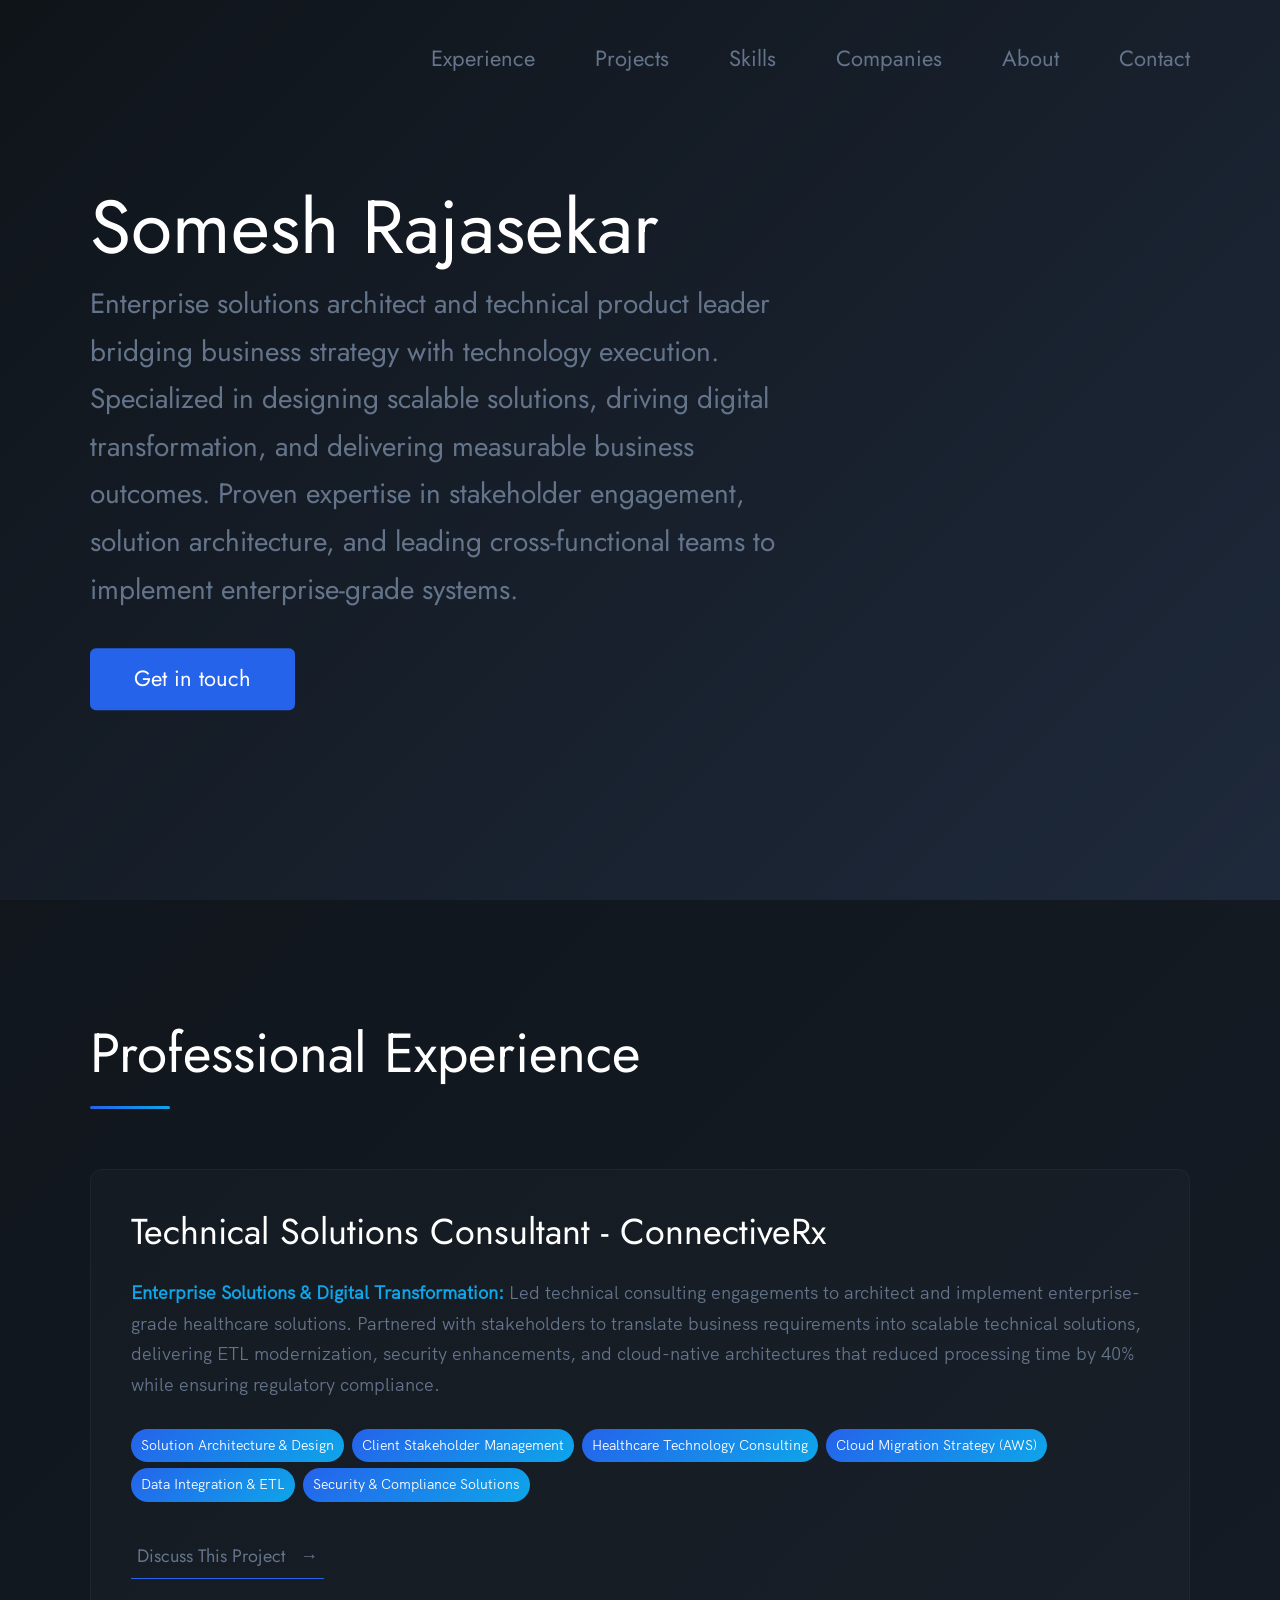
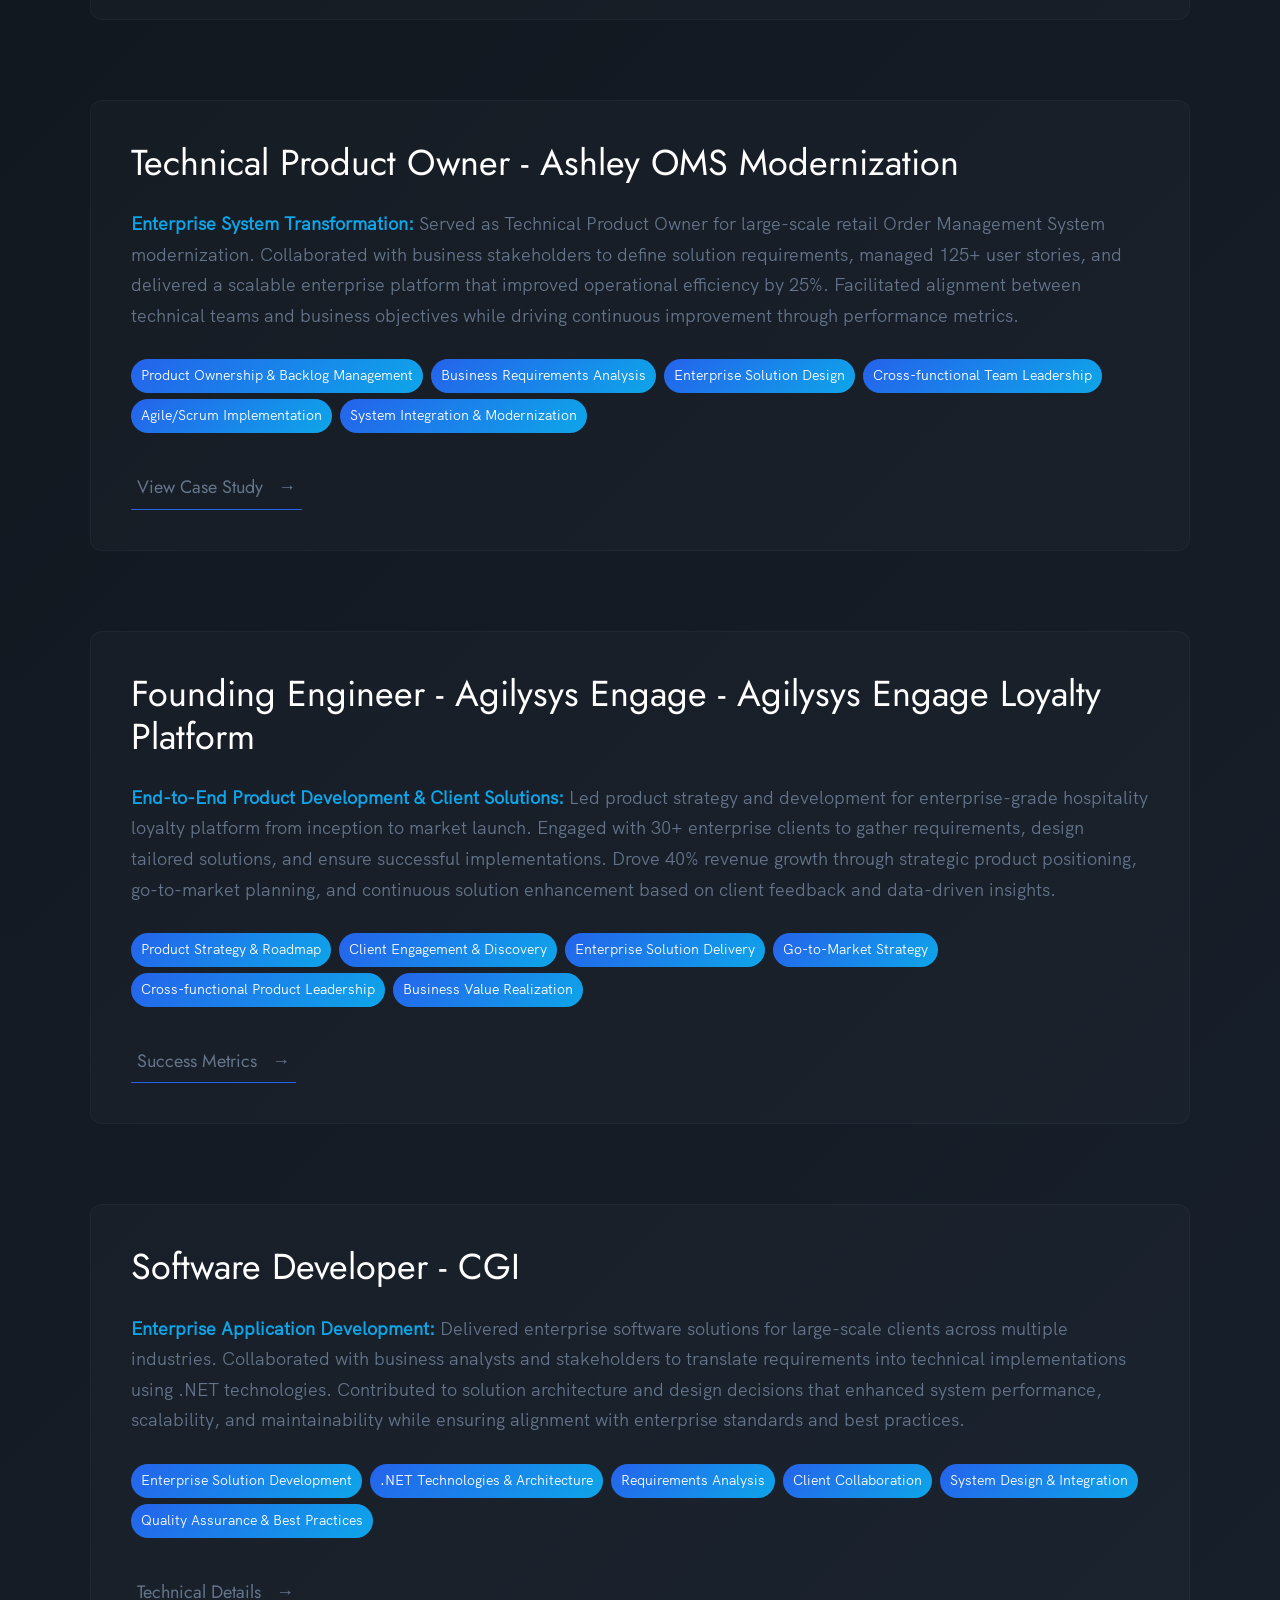
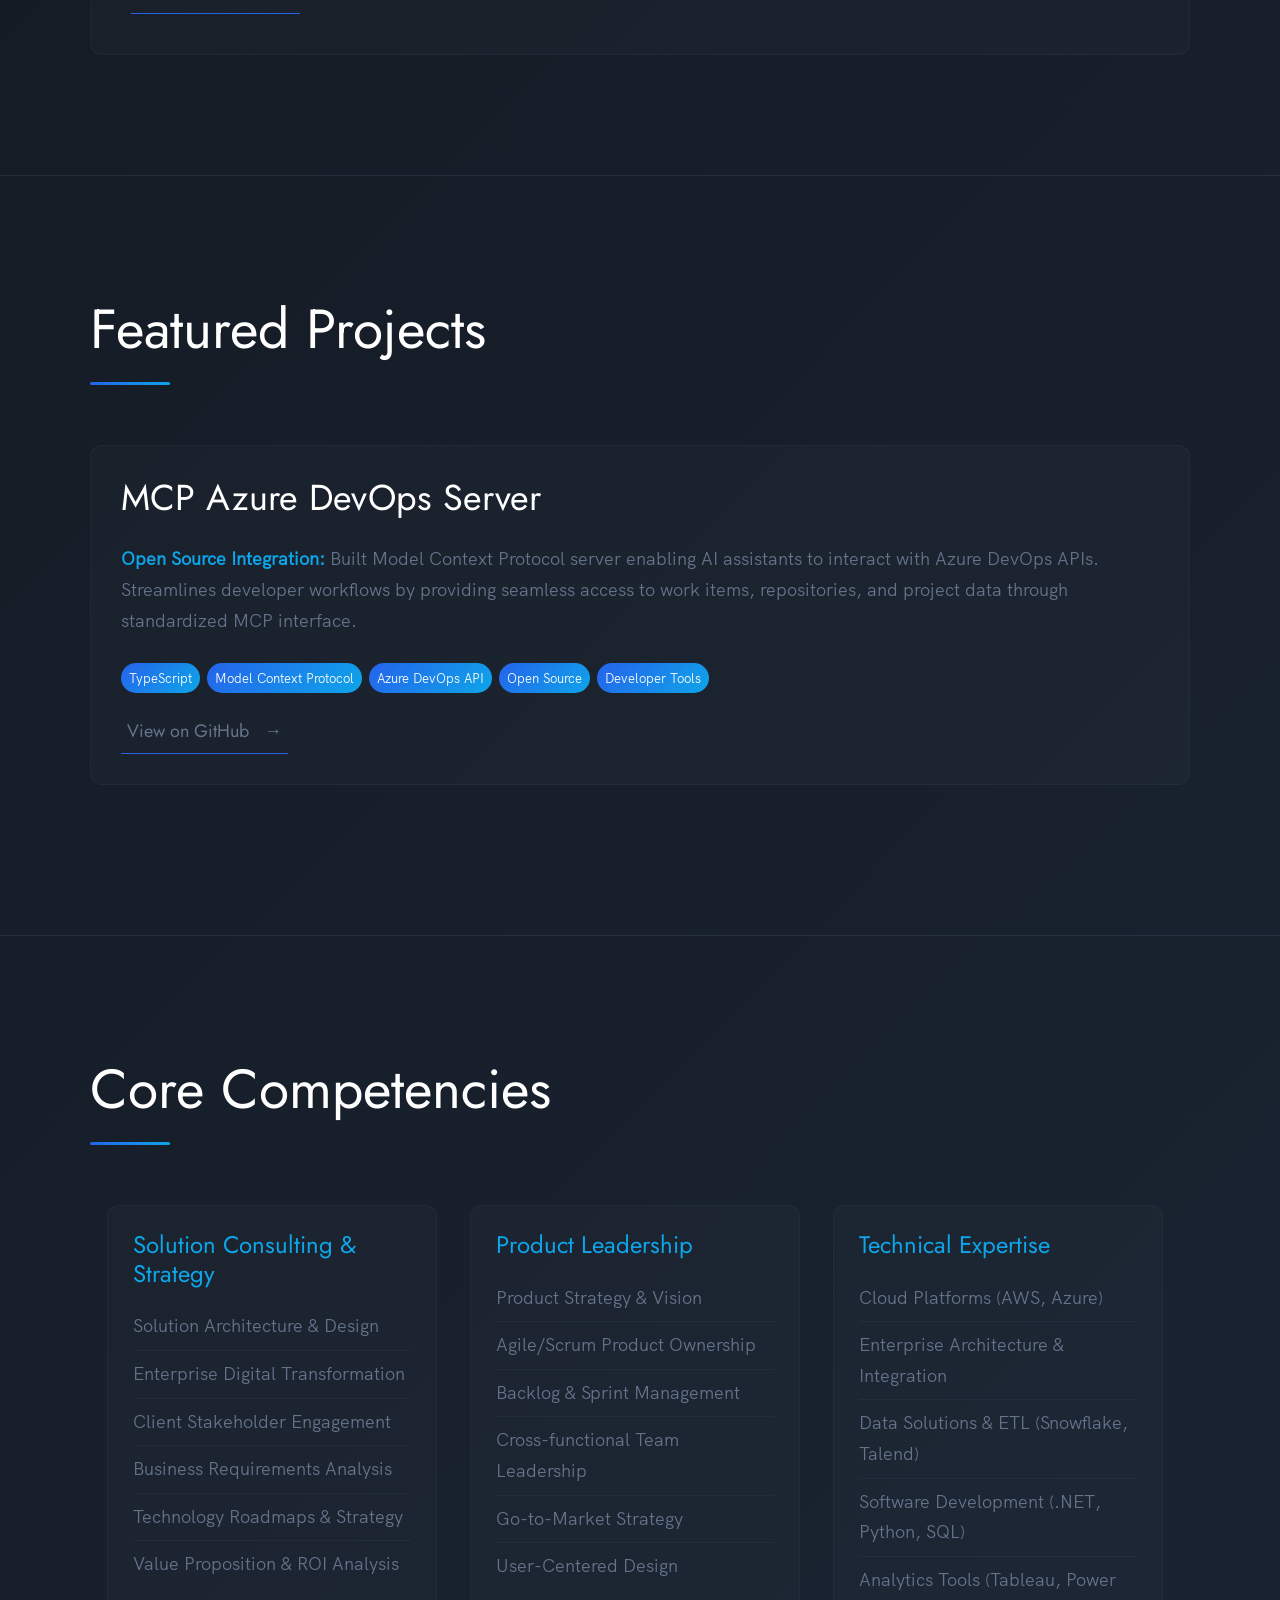
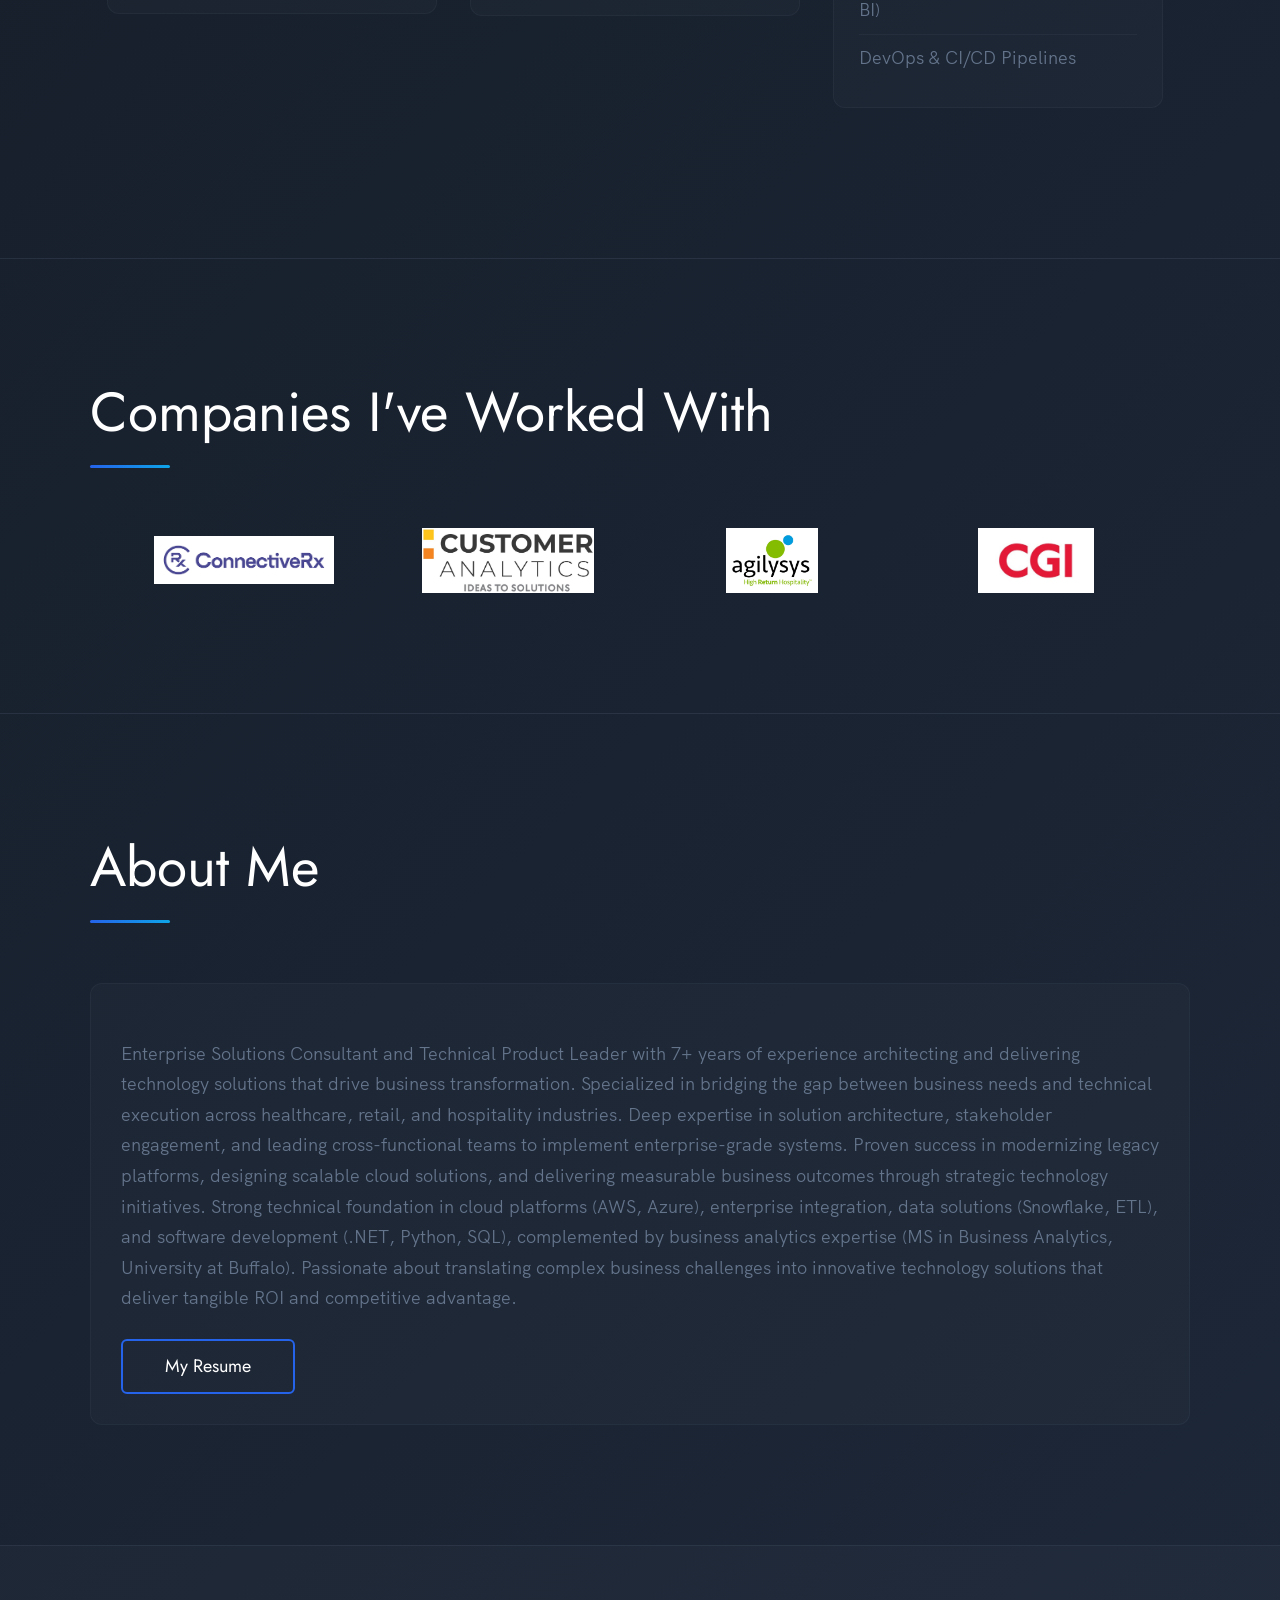
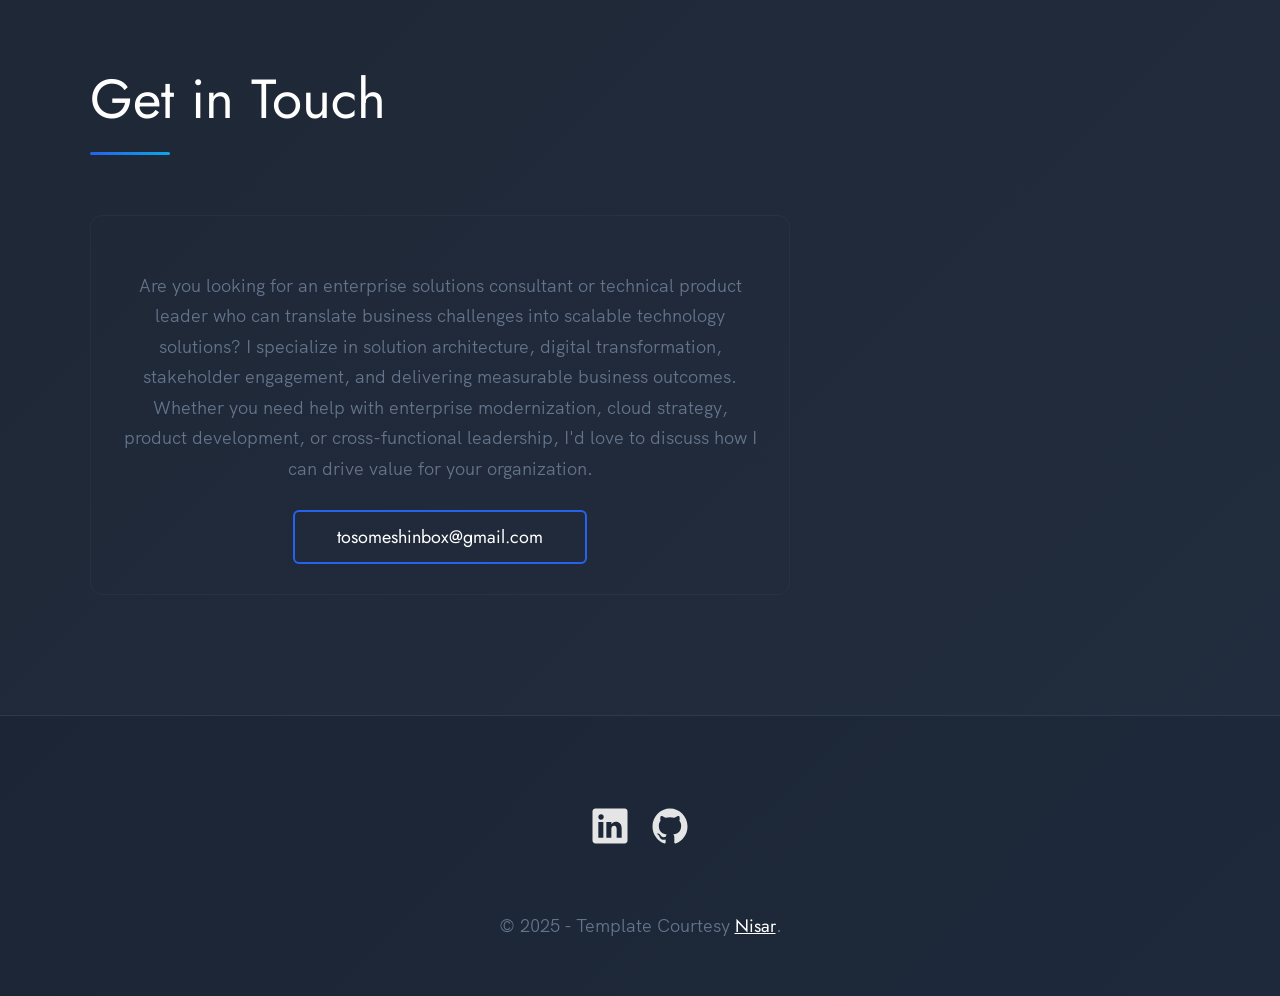
<file: index.html>
<!DOCTYPE html>
<html lang="en">

<head>
  <meta charset="UTF-8" />
  <meta name="viewport" content="width=device-width, initial-scale=1.0" />
  <link rel="shortcut icon" type="image/png" href="./images/favicon.png" />

  <!-- Put your site title here -->
  <title>
    Somesh Rajasekar | Solutions Consultant & Technical Product Leader based in New York
  </title>

  <meta name="description" content="Enterprise Solutions Consultant and Technical Product Leader with expertise in solution architecture, digital transformation, stakeholder management, and delivering business value through technology.">
  <!-- Add some coding keywords below, Ex: (React, CSS etc) -->
  <meta name="keywords" content="Somesh Rajasekar, Enterprise Solutions Consultant, Technical Product Manager, Technical Product Owner, Solution Architecture, Digital Transformation, Product Development, Agile, Scrum, Business Analytics, Stakeholder Management, Cloud Solutions" />
  <link rel="stylesheet" href="index.css" />
</head>

<body>

  <!-- ***** Header ***** -->

  <header class="header" role="banner" id="top">
    <div class="row">
      <nav class="nav" role="navigation">
        <ul class="nav__items">
          <li class="nav__item"><a href="#work" class="nav__link">Experience</a></li>
          <li class="nav__item"><a href="#projects" class="nav__link">Projects</a></li>
          <li class="nav__item"><a href="#competencies" class="nav__link">Skills</a></li>
          <li class="nav__item"><a href="#clients" class="nav__link">Companies</a></li>
          <li class="nav__item">
            <a href="#about" class="nav__link">About</a>
          </li>
          <li class="nav__item">
            <a href="#contact" class="nav__link">Contact</a>
          </li>
        </ul>
      </nav>
    </div>
    <div class="header__text-box row">
      <div class="header__text">
        <h1 class="heading-primary">
          <!-- Replace the following name with your name -->
          <span>Somesh Rajasekar</span>
        </h1>
        <!-- Put a small paragraph about yourself -->
        <p>Enterprise solutions architect and technical product leader bridging business strategy with technology execution. Specialized in designing scalable solutions, driving digital transformation, and delivering measurable business outcomes. Proven expertise in stakeholder engagement, solution architecture, and leading cross-functional teams to implement enterprise-grade systems.</p>
        <a href="#contact" class="btn btn--pink">Get in touch</a>
      </div>
    </div>
  </header>

  <main role="main">

    <!-- ***** Work ***** -->

    <section class="work" id="work">
      <div class="row">
        <h2>Professional Experience</h2>
        <div class="work__boxes">

          <!-- Each div with the work__box class is a project. -->

          <div class="work__box">
            <div class="work__text">
              <h3>Technical Solutions Consultant - ConnectiveRx</h3>
              <p>
                <strong>Enterprise Solutions & Digital Transformation:</strong> Led technical consulting engagements to architect and implement enterprise-grade healthcare solutions. Partnered with stakeholders to translate business requirements into scalable technical solutions, delivering ETL modernization, security enhancements, and cloud-native architectures that reduced processing time by 40% while ensuring regulatory compliance.
              </p>
              <ul class="work__list">
                <li>Solution Architecture & Design</li>
                <li>Client Stakeholder Management</li>
                <li>Healthcare Technology Consulting</li>
                <li>Cloud Migration Strategy (AWS)</li>
                <li>Data Integration & ETL</li>
                <li>Security & Compliance Solutions</li>
              </ul>

              <div class="work__links">
                <a href="#contact" class="link__text">
                  Discuss This Project <span>&rarr;</span>
                </a>
              </div>
            </div>
          </div>

          <div class="work__box">
            <div class="work__text">
              <h3>Technical Product Owner - Ashley OMS Modernization</h3>
              <p>
                <strong>Enterprise System Transformation:</strong> Served as Technical Product Owner for large-scale retail Order Management System modernization. Collaborated with business stakeholders to define solution requirements, managed 125+ user stories, and delivered a scalable enterprise platform that improved operational efficiency by 25%. Facilitated alignment between technical teams and business objectives while driving continuous improvement through performance metrics.
              </p>
              <ul class="work__list">
                <li>Product Ownership & Backlog Management</li>
                <li>Business Requirements Analysis</li>
                <li>Enterprise Solution Design</li>
                <li>Cross-functional Team Leadership</li>
                <li>Agile/Scrum Implementation</li>
                <li>System Integration & Modernization</li>
              </ul>

              <div class="work__links">
                <a href="#contact" class="link__text">
                  View Case Study <span>&rarr;</span>
                </a>
              </div>
            </div>
          </div>

          <div class="work__box">
            <div class="work__text">
              <h3>Founding Engineer - Agilysys Engage - Agilysys Engage Loyalty Platform</h3>
              <p>
                <strong>End-to-End Product Development & Client Solutions:</strong> Led product strategy and development for enterprise-grade hospitality loyalty platform from inception to market launch. Engaged with 30+ enterprise clients to gather requirements, design tailored solutions, and ensure successful implementations. Drove 40% revenue growth through strategic product positioning, go-to-market planning, and continuous solution enhancement based on client feedback and data-driven insights.
              </p>
              <ul class="work__list">
                <li>Product Strategy & Roadmap</li>
                <li>Client Engagement & Discovery</li>
                <li>Enterprise Solution Delivery</li>
                <li>Go-to-Market Strategy</li>
                <li>Cross-functional Product Leadership</li>
                <li>Business Value Realization</li>
              </ul>

              <div class="work__links">
                <a href="#contact" class="link__text">
                  Success Metrics <span>&rarr;</span>
                </a>
              </div>
            </div>
          </div>

          <div class="work__box">
            <div class="work__text">
              <h3>Software Developer - CGI</h3>
              <p>
                <strong>Enterprise Application Development:</strong> Delivered enterprise software solutions for large-scale clients across multiple industries. Collaborated with business analysts and stakeholders to translate requirements into technical implementations using .NET technologies. Contributed to solution architecture and design decisions that enhanced system performance, scalability, and maintainability while ensuring alignment with enterprise standards and best practices.
              </p>
              <ul class="work__list">
                <li>Enterprise Solution Development</li>
                <li>.NET Technologies & Architecture</li>
                <li>Requirements Analysis</li>
                <li>Client Collaboration</li>
                <li>System Design & Integration</li>
                <li>Quality Assurance & Best Practices</li>
              </ul>

              <div class="work__links">
                <a href="#contact" class="link__text">
                  Technical Details <span>&rarr;</span>
                </a>
              </div>
            </div>
          </div>
        </div>
      </div>
    </section>

    <!-- ***** Projects ***** -->

    <section class="projects" id="projects">
      <div class="row">
        <h2>Featured Projects</h2>
        <div class="projects__boxes">

          <div class="project__box">
            <div class="project__text">
              <h3>MCP Azure DevOps Server</h3>
              <p>
                <strong>Open Source Integration:</strong> Built Model Context Protocol server enabling AI assistants to interact with Azure DevOps APIs. Streamlines developer workflows by providing seamless access to work items, repositories, and project data through standardized MCP interface.
              </p>
              <ul class="project__list">
                <li>TypeScript</li>
                <li>Model Context Protocol</li>
                <li>Azure DevOps API</li>
                <li>Open Source</li>
                <li>Developer Tools</li>
              </ul>
              <div class="project__links">
                <a href="https://github.com/getsomesh/mcp-azure-devops" target="_blank" class="link__text">
                  View on GitHub <span>&rarr;</span>
                </a>
              </div>
            </div>
          </div>

        </div>
      </div>
    </section>

    <!-- ***** Core Competencies ***** -->

    <section class="competencies" id="competencies">
      <div class="row">
        <h2>Core Competencies</h2>
        <div class="competencies__content"><!--
          --><div class="competency__category">
            <h3>Solution Consulting & Strategy</h3>
            <ul class="competency__list">
              <li>Solution Architecture & Design</li>
              <li>Enterprise Digital Transformation</li>
              <li>Client Stakeholder Engagement</li>
              <li>Business Requirements Analysis</li>
              <li>Technology Roadmaps & Strategy</li>
              <li>Value Proposition & ROI Analysis</li>
            </ul>
          </div><!--
          --><div class="competency__category">
            <h3>Product Leadership</h3>
            <ul class="competency__list">
              <li>Product Strategy & Vision</li>
              <li>Agile/Scrum Product Ownership</li>
              <li>Backlog & Sprint Management</li>
              <li>Cross-functional Team Leadership</li>
              <li>Go-to-Market Strategy</li>
              <li>User-Centered Design</li>
            </ul>
          </div><!--
          --><div class="competency__category">
            <h3>Technical Expertise</h3>
            <ul class="competency__list">
              <li>Cloud Platforms (AWS, Azure)</li>
              <li>Enterprise Architecture & Integration</li>
              <li>Data Solutions & ETL (Snowflake, Talend)</li>
              <li>Software Development (.NET, Python, SQL)</li>
              <li>Analytics Tools (Tableau, Power BI)</li>
              <li>DevOps & CI/CD Pipelines</li>
            </ul>
          </div>
        </div>
      </div>
    </section>

    <!-- ***** Clients ***** -->

    <section class="client" id="clients">
      <div class="row">
        <h2>Companies I've Worked With</h2>
        <div class="client__logos">
          <!-- Add logos of the clients or companies you'have worked with. -->
          <img src="./images/connectiverx.png" class="client__logo" alt="ConnectiveRx" />
          <img src="./images/customeranalytics.jpg" class="client__logo" alt="Customer Analytics" />
          <img src="./images/agilysys.jpg" class="client__logo" alt="Agilysys" />
          <img src="./images/cgi.jpg" class="client__logo" alt="CGI" />
        </div>
      </div>
    </section>

    <!-- ***** About ***** -->

    <section class="about" id="about">
      <div class="row">
        <h2>About Me</h2>
        <div class="about__content">
          <div class="about__text">
            <!-- Replace the below paragraph with info about yourself -->
            <p>
              Enterprise Solutions Consultant and Technical Product Leader with 7+ years of experience architecting and delivering technology solutions that drive business transformation. Specialized in bridging the gap between business needs and technical execution across healthcare, retail, and hospitality industries. Deep expertise in solution architecture, stakeholder engagement, and leading cross-functional teams to implement enterprise-grade systems. Proven success in modernizing legacy platforms, designing scalable cloud solutions, and delivering measurable business outcomes through strategic technology initiatives. Strong technical foundation in cloud platforms (AWS, Azure), enterprise integration, data solutions (Snowflake, ETL), and software development (.NET, Python, SQL), complemented by business analytics expertise (MS in Business Analytics, University at Buffalo). Passionate about translating complex business challenges into innovative technology solutions that deliver tangible ROI and competitive advantage.</p>
            <!-- Provide a link to your resume -->
            <a href="#" class="btn" onclick="openResumeModal()">My Resume</a>
          </div>


        </div>
      </div>
    </section>
  </main>

  <!-- ***** Contact ***** -->

  <section class="contact" id="contact">
    <div class="row">
      <h2>Get in Touch</h2>
      <div class="contact__info">
        <p>
          Are you looking for an enterprise solutions consultant or technical product leader who can translate business challenges into scalable technology solutions? I specialize in solution architecture, digital transformation, stakeholder engagement, and delivering measurable business outcomes. Whether you need help with enterprise modernization, cloud strategy, product development, or cross-functional leadership, I'd love to discuss how I can drive value for your organization.
        </p>
        <!-- Replace the email with yours -->
        <a href="mailto:tosomeshinbox@gmail.com" class="btn">tosomeshinbox@gmail.com</a>
      </div>
    </div>
  </section>

  <!-- ***** Footer ***** -->

  <footer role="contentinfo" class="footer">
    <div class="row">
      <!-- Update the links to point to your accounts -->
      <ul class="footer__social-links">
        <li class="footer__social-link-item">
          <a href="https://linkedin.com/in/somesh-rajasekar" title="Link to LinkedIn Profile" target="_blank" rel="noopener noreferrer">
            <img src="./images/linkedin.svg" class="footer__social-image" alt="LinkedIn">
          </a>
        </li>
        <li class="footer__social-link-item">
          <a href="https://github.com/getsomesh" title="Link to Github Profile" target="_blank" rel="noopener noreferrer">
            <img src="./images/github.svg" class="footer__social-image" alt="Github">
          </a>
        </li>
      </ul>

      <!-- If you give me some credit by keeping the below paragraph, will be huge for me 😊 Thanks. -->
      <p>
        &copy; 2025 - Template Courtesy <a href="https://nisar.dev" class="link">Nisar</a>.
      </p>
    </div>
  </footer>

  <a href="#top" class="back-to-top" title="Back to Top">
    <img src="./images/arrow-up.svg" alt="Back to Top" class="back-to-top__image"/>
  </a>

  <!-- Resume Modal -->
  <div id="resumeModal" class="modal">
    <div class="modal-content-full">
      <div style="margin-bottom: 10px;">
        <a href="./resume.pdf" class="download-btn" download="Somesh_Rajasekar_Resume.pdf">Download PDF</a>
        <span class="close" onclick="closeResumeModal()">&times;</span>
      </div>
      <iframe src="./resume.pdf" class="resume-iframe-full" title="Resume PDF">
        <p>Your browser does not support PDFs. <a href="./resume.pdf" download="Somesh_Rajasekar_Resume.pdf">Download the PDF</a>.</p>
      </iframe>
    </div>
  </div>

  <script src="./index.js"></script>
</body>

</html>
</file>
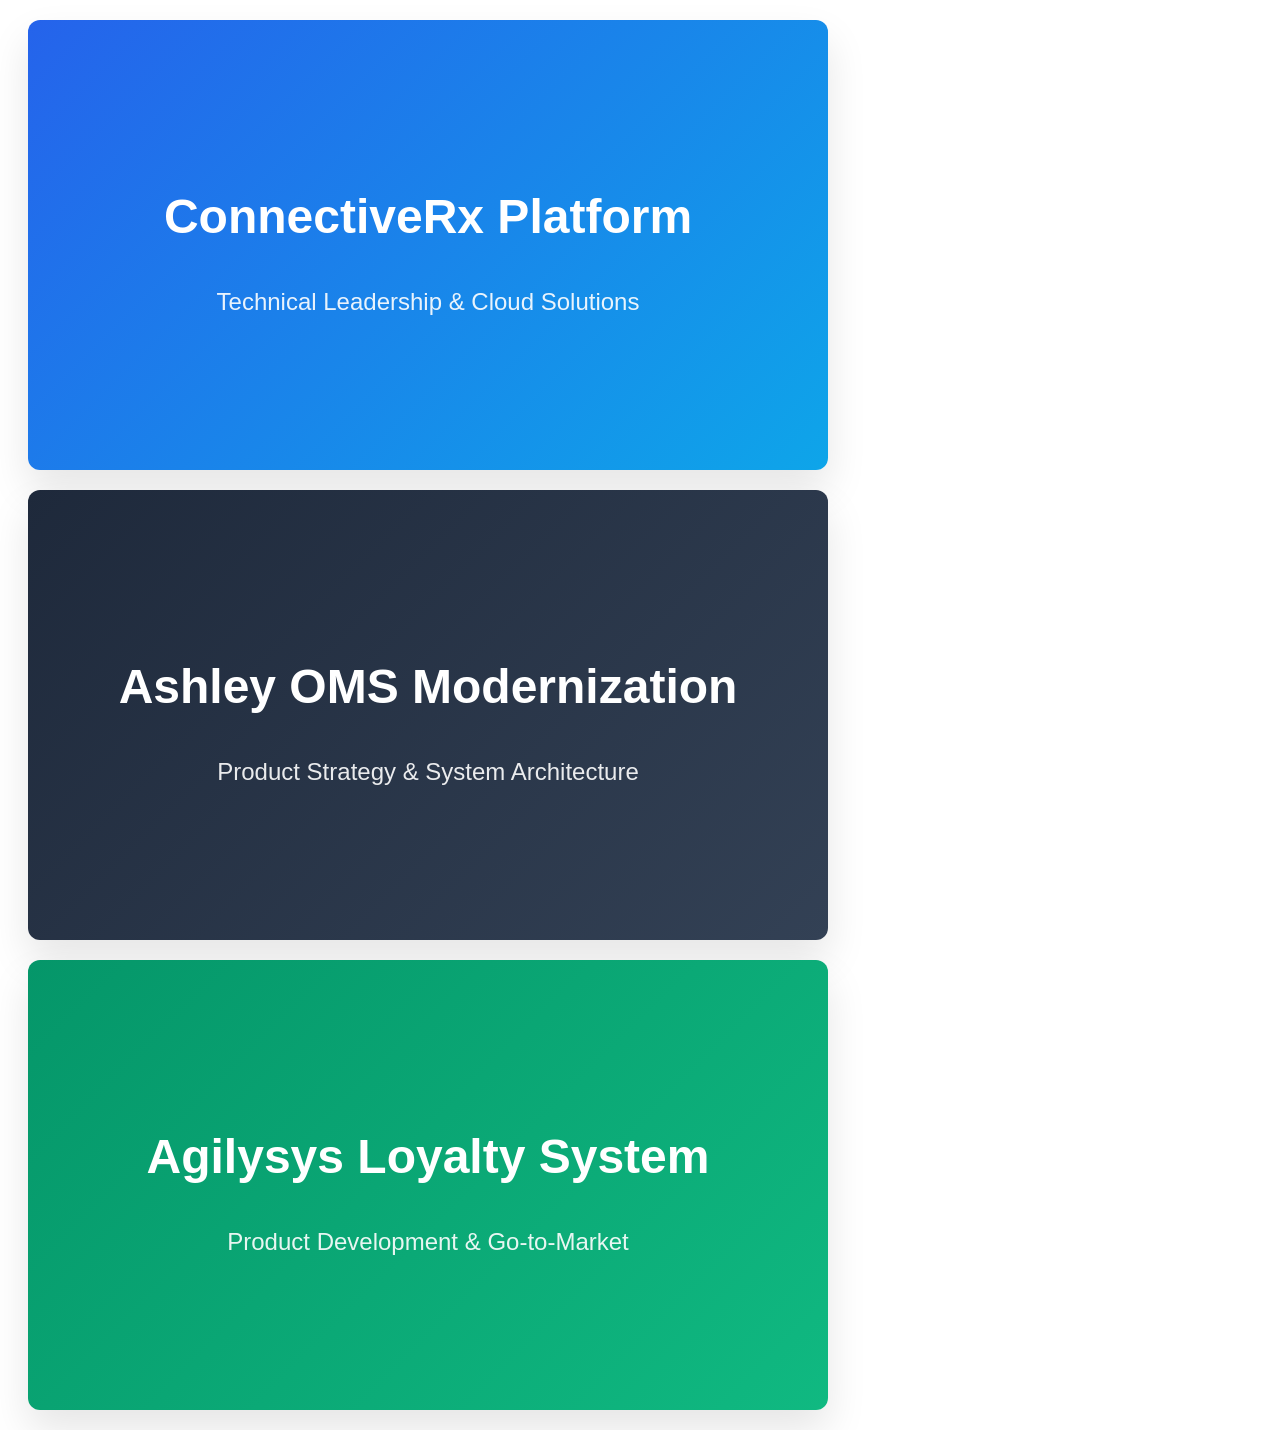
<file: create_images.html>
<!DOCTYPE html>
<html>
<head>
    <style>
        .mockup {
            width: 800px;
            height: 450px;
            background: linear-gradient(135deg, #2563eb 0%, #0ea5e9 100%);
            display: flex;
            flex-direction: column;
            justify-content: center;
            align-items: center;
            color: white;
            font-family: 'Arial', sans-serif;
            margin: 20px;
            border-radius: 12px;
            box-shadow: 0 20px 40px rgba(0,0,0,0.1);
        }
        .mockup h2 {
            font-size: 48px;
            margin-bottom: 20px;
            text-align: center;
        }
        .mockup p {
            font-size: 24px;
            text-align: center;
            opacity: 0.9;
        }
        .dashboard {
            background: linear-gradient(135deg, #1e293b 0%, #334155 100%);
        }
        .analytics {
            background: linear-gradient(135deg, #059669 0%, #10b981 100%);
        }
    </style>
</head>
<body>
    <div class="mockup">
        <h2>ConnectiveRx Platform</h2>
        <p>Technical Leadership & Cloud Solutions</p>
    </div>
    
    <div class="mockup dashboard">
        <h2>Ashley OMS Modernization</h2>
        <p>Product Strategy & System Architecture</p>
    </div>
    
    <div class="mockup analytics">
        <h2>Agilysys Loyalty System</h2>
        <p>Product Development & Go-to-Market</p>
    </div>
</body>
</html>
</file>
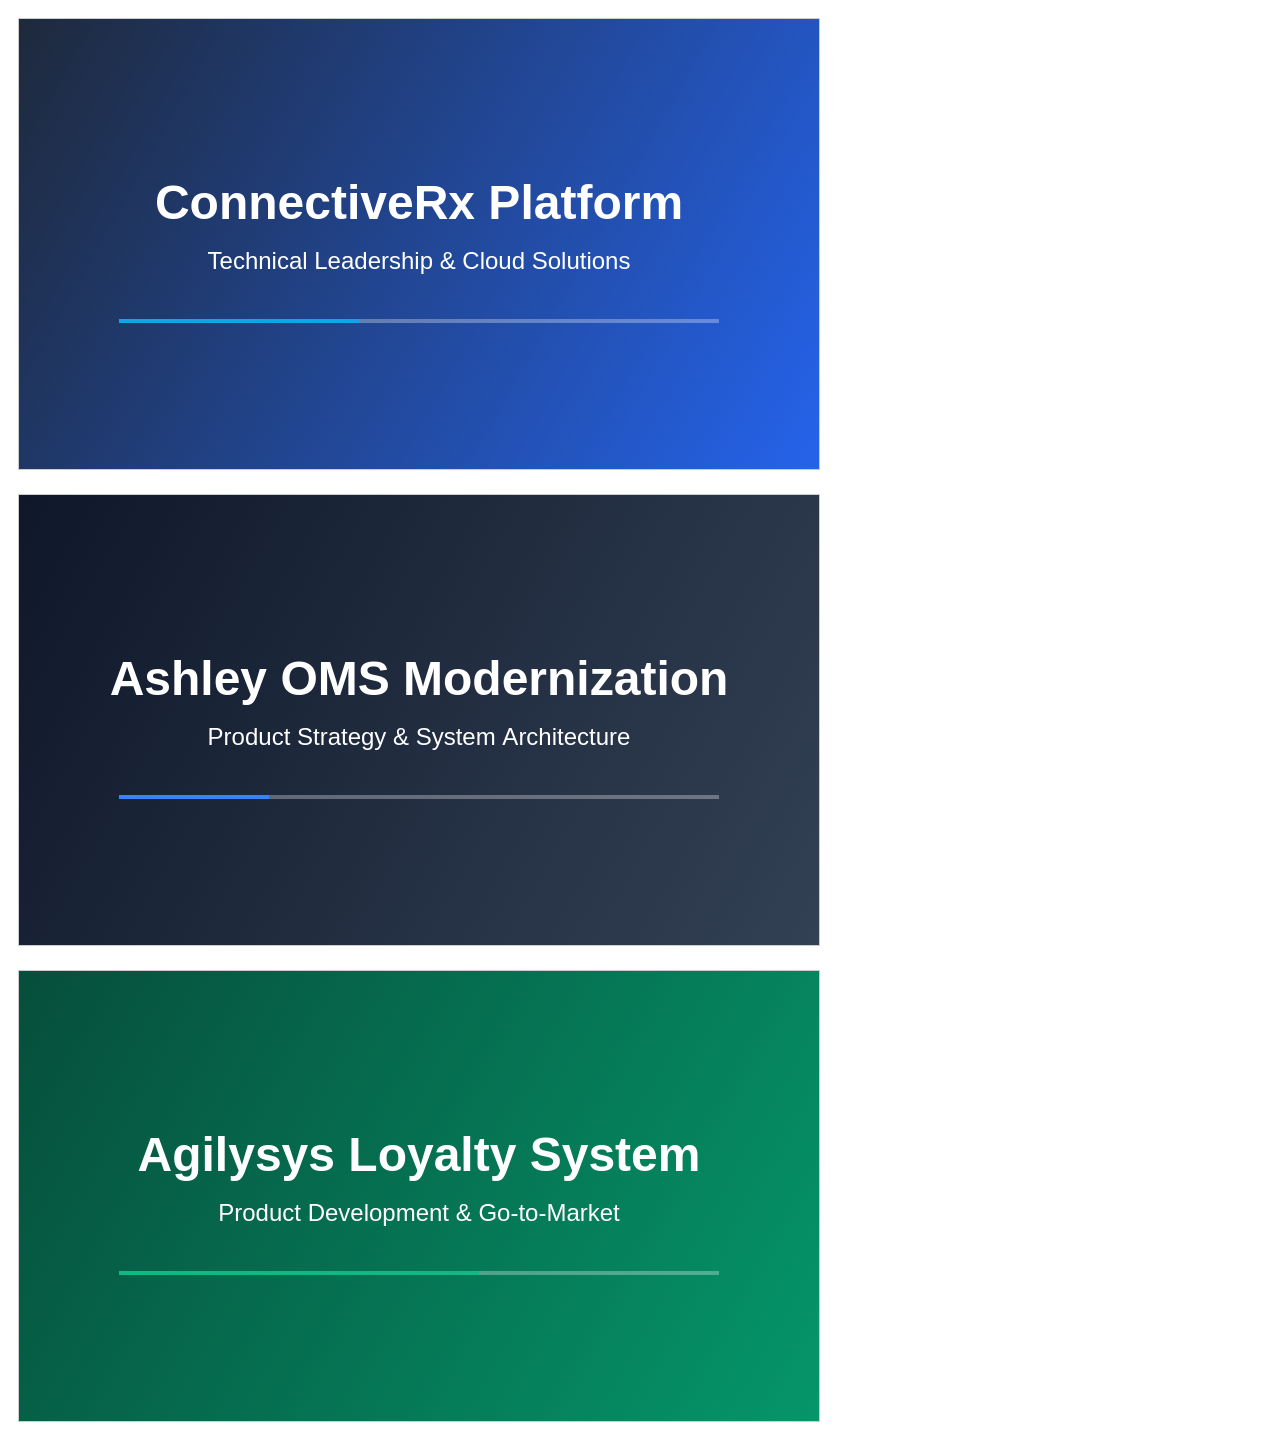
<file: generate_images.html>
<!DOCTYPE html>
<html>
<head>
<style>
canvas { margin: 10px; border: 1px solid #ccc; }
</style>
</head>
<body>

<canvas id="canvas1" width="800" height="450"></canvas>
<canvas id="canvas2" width="800" height="450"></canvas>
<canvas id="canvas3" width="800" height="450"></canvas>

<script>
// ConnectiveRx Project
const canvas1 = document.getElementById('canvas1');
const ctx1 = canvas1.getContext('2d');
const gradient1 = ctx1.createLinearGradient(0, 0, 800, 450);
gradient1.addColorStop(0, '#1e293b');
gradient1.addColorStop(1, '#2563eb');
ctx1.fillStyle = gradient1;
ctx1.fillRect(0, 0, 800, 450);
ctx1.fillStyle = '#ffffff';
ctx1.font = 'bold 48px Arial';
ctx1.textAlign = 'center';
ctx1.fillText('ConnectiveRx Platform', 400, 200);
ctx1.font = '24px Arial';
ctx1.fillText('Technical Leadership & Cloud Solutions', 400, 250);
ctx1.fillStyle = 'rgba(255,255,255,0.3)';
ctx1.fillRect(100, 300, 600, 4);
ctx1.fillStyle = '#0ea5e9';
ctx1.fillRect(100, 300, 240, 4);

// Ashley OMS Project
const canvas2 = document.getElementById('canvas2');
const ctx2 = canvas2.getContext('2d');
const gradient2 = ctx2.createLinearGradient(0, 0, 800, 450);
gradient2.addColorStop(0, '#0f172a');
gradient2.addColorStop(1, '#334155');
ctx2.fillStyle = gradient2;
ctx2.fillRect(0, 0, 800, 450);
ctx2.fillStyle = '#ffffff';
ctx2.font = 'bold 48px Arial';
ctx2.textAlign = 'center';
ctx2.fillText('Ashley OMS Modernization', 400, 200);
ctx2.font = '24px Arial';
ctx2.fillText('Product Strategy & System Architecture', 400, 250);
ctx2.fillStyle = 'rgba(255,255,255,0.3)';
ctx2.fillRect(100, 300, 600, 4);
ctx2.fillStyle = '#3b82f6';
ctx2.fillRect(100, 300, 150, 4);

// Agilysys Project
const canvas3 = document.getElementById('canvas3');
const ctx3 = canvas3.getContext('2d');
const gradient3 = ctx3.createLinearGradient(0, 0, 800, 450);
gradient3.addColorStop(0, '#064e3b');
gradient3.addColorStop(1, '#059669');
ctx3.fillStyle = gradient3;
ctx3.fillRect(0, 0, 800, 450);
ctx3.fillStyle = '#ffffff';
ctx3.font = 'bold 48px Arial';
ctx3.textAlign = 'center';
ctx3.fillText('Agilysys Loyalty System', 400, 200);
ctx3.font = '24px Arial';
ctx3.fillText('Product Development & Go-to-Market', 400, 250);
ctx3.fillStyle = 'rgba(255,255,255,0.3)';
ctx3.fillRect(100, 300, 600, 4);
ctx3.fillStyle = '#10b981';
ctx3.fillRect(100, 300, 360, 4);

// Download function
function downloadCanvas(canvas, filename) {
    const link = document.createElement('a');
    link.download = filename;
    link.href = canvas.toDataURL();
    link.click();
}

// Auto download after 1 second
setTimeout(() => {
    downloadCanvas(canvas1, 'project-1.png');
    downloadCanvas(canvas2, 'project-2.png');
    downloadCanvas(canvas3, 'project-3.png');
}, 1000);
</script>

</body>
</html>
</file>
<file: index.css>
/* --------------------------------------- */
/* ----- Basic Setup ----- */
/* --------------------------------------- */

@font-face {
    font-family: 'Hk Grotesk';
    font-style: normal;
    font-weight: 400;
    src: url('./fonts/HKGrotesk-Regular.woff') format('woff');
}

@font-face {
    font-family: 'Jost';
    font-style: normal;
    font-weight: 400;
    src: url('./fonts/Jost-Regular.ttf') format('woff');
}

* {
    margin: 0;
    padding: 0;
    box-sizing: inherit;
}

:root {
    --font-size-small: 1.8rem;
    --font-size-normal: 2.2rem;
    --font-size-medium: 2.8rem;
    --font-size-medium-1: 3.6rem;
    --font-size-large: 5.5rem;
    --font-size-huge: 7.5rem;
    --font-stack: 'Hk Grotesk', sans-serif;

    --line-height-normal: 1.7;
    --line-height-small: 1.2;

    --black: #0f1419;
    --pink: #2563eb;
    --white: #ffffff;
    --white-1: #f8fafc;
    --navy: #1e293b;
    --blue-light: #3b82f6;
    --gray-light: #64748b;
    --accent: #0ea5e9;


    --container-max-width: 1180px;
    --container-normal-width: 800px;
    --container-medium-width: 700px; 
    --container-small-width: 500px;

    --gutter-huge: 12rem;
    --gutter-medium: 6rem;
    --gutter-normal: 3rem;
    --gutter-small-1: 2.5rem;
    --gutter-small: 2rem;

    --border-light: 1px solid rgb(36, 35, 35);
}

html {
    font-size: 62.5%; /* (16/10)*100 = 62.5% => 1rem = 10px */
    box-sizing: border-box;
    scroll-behavior: smooth;
}

@media(max-width: 1000px) {
    html {
        font-size: 52%;
    }
}

body {
    font-size: var(--font-size-small);
    font-family: var(--font-stack);
    font-weight: 400;
    color: var(--gray-light);
    line-height: var(--line-height-normal);
    background: linear-gradient(135deg, var(--black) 0%, var(--navy) 100%);
    overflow-x: hidden;
}

.row {
    max-width: var(--container-max-width);
    margin: 0 auto;
}

@media(max-width: 1340px) {
    .row {
        max-width: 1100px;
    }
}

@media(max-width: 1240px) {
    .row {
        padding: 0 var(--gutter-medium);
    }
}

@media(max-width: 600px) {
    .row {
        padding: 0 var(--gutter-normal);
    }
}

@media(max-width: 600px) {
    .row {
        padding: 0 var(--gutter-small);
    }
}

section {
    padding: var(--gutter-huge) 0;
    border-bottom: 1px solid rgba(100,116,139, 0.2);
}

img {
    object-fit: contain;
    max-width: 100%;
}

/* --------------------------------------- */
/* ----- Headlines and Paragraphs ----- */
/* --------------------------------------- */

h1,
h2,
h3 {
    font-family: 'Jost', sans-serif;
    font-weight: 400;
    line-height: var(--line-height-small);
    color: var(--white);
}

.heading-primary {
    line-height: 1;
    font-size: var(--font-size-huge);
    font-weight: 400;
}

@media(max-width: 900px) {
    .heading-primary {
        font-size: 6.5rem;
    }
}

h2 {
    font-size: var(--font-size-large);
    margin-bottom: var(--gutter-medium);
}

h2::after {
    content: '';
    display: block;
    height: 3px;
    width: 8rem;
    background: linear-gradient(90deg, var(--pink) 0%, var(--accent) 100%);
    margin: var(--gutter-small) 0;
    border-radius: 2px;
}

h3 {
    font-size: var(--font-size-medium-1);
    margin-bottom: var(--gutter-small);
}

@media(max-width: 500px) {
    .heading-primary {
        font-size: var(--font-size-large);
    }

    h2 {
        font-size: var(--font-size-medium-1);
    }

    h3 {
        font-size: var(--font-size-medium);
    }
}

p {
    margin: var(--gutter-small-1) 0;
}

@media(max-width: 900px) {
    p { 
        max-width: var(--container-small-width);
    }
}

/* --------------------------------------- */
/* ----- Buttons and Links ----- */
/* --------------------------------------- */

a {
    color: var(--white);
    font-weight: 400;
    font-family: 'Jost', sans-serif;
    transition: all .2s;
    outline: 2px solid transparent;
}

::-moz-focus-inner {
    border: 0;
}

button:focus,
a:focus {
    outline: 2px solid var(--accent);
}

body:not(.user-is-tabbing) button:focus,
body:not(.user-is-tabbing) a:focus {
    outline: none;
}

.link:hover {
    color: var(--accent);
}

.btn {
    position: relative;
    display: inline-block;
    padding: 1rem 4.2rem;
    text-decoration: none;
    color: var(--white);
    border: 2px solid var(--pink);
    font-weight: 500;
    border-radius: 6px;
    transition: all 0.3s ease;
}

.btn:focus {
    outline: none;
}

.btn::after {
    content: '';
    display: block;
    position: absolute;
    top: 0;
    left: 0;
    right: 100%;
    background: var(--white);
    height: 100%;
    z-index: -1;
    transition: all 0.2s cubic-bezier(1, 0.68, 0.16, 0.9);
}

.btn:hover::after,
.btn:focus::after {
    right: 0;
    background: var(--pink);
}

.btn:hover {
    transform: translateY(-2px);
    box-shadow: 0 10px 25px rgba(37,99,235, 0.3);
}

.btn--pink {
    background: var(--pink);
    transition: all 0.2s;
}

.btn--pink::after {
    display: none;
}

.btn--pink:hover,
.btn--pink:focus {
    background: transparent;
}

.link__text {
    position: relative;
    display: inline-block;
    padding: .6rem;
    color: inherit;
    text-decoration: none;
    border-bottom: 1px solid var(--pink);
}

.link__text::after {
    content: '';
    display: block;
    position: absolute;
    top: 0;
    left: 0;
    right: 100%;
    background: var(--white);
    height: 100%;
    z-index: -1;
    transition: all 0.2s cubic-bezier(1, 0.68, 0.16, 0.9);
}

.link__text:focus {
    outline: none;
}

.link__text:hover::after,
.link__text:focus:after {
    right: 0;
    background: var(--pink);
}

.link__text span {
    padding-left: 1rem;
    font-family: sans-serif;
}

/* ----- Back to Top ----- */

.back-to-top {
    position: fixed;
    bottom: 4rem;
    right: 4rem;
    display: flex;
    justify-content: center;
    align-items: center;
    height: 5.5rem;
    width: 5.5rem;
    background: linear-gradient(135deg, var(--pink) 0%, var(--accent) 100%);
    border-radius: 50%;
    z-index: 10;
    visibility: hidden;
    transition: all .4s;
    box-shadow: 0 4px 15px rgba(37,99,235, 0.3);
}

.back-to-top__image {
    height: 70%;
}

@media(max-width: 900px) {
    .back-to-top {
        right: 2rem;
    }
}

@media(max-width: 500px) {
    .back-to-top {
        right: 1rem;
    }
}

/* --------------------------------------- */
/* ----- Navigation ----- */
/* --------------------------------------- */

.nav {
    display: flex;
    justify-content: flex-end;
    padding: var(--gutter-normal) 0;
}

.nav__items {
    display: flex;
    list-style: none;
}

.nav__item:not(:last-child) {
    margin-right: var(--gutter-medium);
}

@media(max-width: 500px) {
    .nav {
        justify-content: center;
    }
}

@media(max-width: 400px) {
    .nav__item:not(:last-child) {
        margin-right: var(--gutter-normal);
    }
}

@media(max-width: 300px) {
    .nav {
        font-size: var(--font-size-small);
    }
}

.nav__link {
    position: relative;
    display: inline-block;
    padding: 1rem 0;
    text-decoration: none;
    color: inherit;
    transition: all .2s;
}

.nav__link::after {
    content: '';
    position: absolute;
    bottom: 0;
    left: 0;
    right: 100%;
    display: inline-block;
    height: 1rem;
    background: var(--white);
    transition: all 0.25s cubic-bezier(1, 0.68, 0.16, 0.9);
}

.nav__link:hover {
    color: var(--accent);
}

.nav__link:hover::after {
    right: 0;
    height: 2px;
    background: linear-gradient(90deg, var(--pink) 0%, var(--accent) 100%);
}

/* --------------------------------------- */
/* ----- Header ----- */
/* --------------------------------------- */

.header {
    background: linear-gradient(135deg, var(--black) 0%, var(--navy) 100%);
    height: 100vh;
    font-size: var(--font-size-normal);
}

.header__text {
    position: absolute;
    top: 50%;
    transform: translateY(-50%);
}

.header__text p {
    margin: 1.5rem 0 3.5rem;
    max-width: var(--container-medium-width);
    font-family: 'Jost', sans-serif;
    font-size: var(--font-size-medium);
}

@media(max-width: 500px) {
    .header {
        text-align: center;
    }

    .header__text p {
        transform: scale(.8);
    }
}

/* --------------------------------------- */
/* ----- Work ----- */
/* --------------------------------------- */

.work__box {
    background: rgba(248,250,252, 0.02);
    border-radius: 12px;
    padding: 4rem;
    border: 1px solid rgba(100,116,139, 0.1);
    transition: all 0.3s ease;
    max-width: 100%;
}

.work__box:hover {
    transform: translateY(-5px);
    box-shadow: 0 20px 40px rgba(37,99,235, 0.1);
    border-color: rgba(37,99,235, 0.2);
}

.work__text h3 {
    color: var(--white);
    margin-bottom: 1.5rem;
}

.work__text p strong {
    color: var(--accent);
    font-weight: 600;
}

.work__image {
    border-radius: 8px;
    box-shadow: 0 10px 30px rgba(0,0,0, 0.2);
}

.about__text {
    background: rgba(248,250,252, 0.02);
    padding: 3rem;
    border-radius: 12px;
    border: 1px solid rgba(100,116,139, 0.1);
}

.contact {
    background: rgba(248,250,252, 0.02);
}

.contact__info {
    text-align: center;
    padding: 3rem;
    border-radius: 12px;
    border: 1px solid rgba(100,116,139, 0.1);
}



.work__box:not(:last-child) {
    margin-bottom: 8rem !important;
    margin-bottom: 80px !important;
}

@media(max-width: 500px) {
    .work__box:not(:last-child) {
        margin-bottom: 6rem !important;
        margin-bottom: 60px !important;
    }
}

.work__links {
    display: flex;
    align-items: center;
}

.work__text {
    width: 100%;
}

.work__list {
    list-style: none;
    margin-bottom: var(--gutter-normal);
}

.work__list li {
    display: inline-block;
    background: linear-gradient(135deg, var(--pink) 0%, var(--accent) 100%);
    color: var(--white);
    padding: 0.5rem 1rem;
    margin: 0.3rem 0.3rem 0.3rem 0;
    border-radius: 20px;
    font-size: 1.4rem;
    font-weight: 500;
}

.work__code {
    display: block;
    height: 3rem;
    margin-left: var(--gutter-normal);
    transition: all .3s;
}

.work__code:hover {
    transform: scale(1.2);
}





@media(max-width: 900px) {
    .work__code {
        height: 4rem;
    }
}

/* --------------------------------------- */
/* ----- Projects ----- */
/* --------------------------------------- */

.projects__boxes {
    margin-top: 2rem;
}

.project__box {
    background: rgba(248,250,252, 0.02);
    border-radius: 12px;
    padding: 3rem;
    border: 1px solid rgba(100,116,139, 0.1);
    transition: all 0.3s ease;
    margin-bottom: 3rem;
}

.project__box:hover {
    transform: translateY(-3px);
    box-shadow: 0 15px 30px rgba(37,99,235, 0.1);
    border-color: rgba(37,99,235, 0.2);
}

.project__text h3 {
    color: var(--white);
    margin-bottom: 1.5rem;
}

.project__text p strong {
    color: var(--accent);
    font-weight: 600;
}

.project__list {
    list-style: none;
    margin: 1.5rem 0;
}

.project__list li {
    display: inline-block;
    background: linear-gradient(135deg, var(--pink) 0%, var(--accent) 100%);
    color: var(--white);
    padding: 0.4rem 0.8rem;
    margin: 0.2rem 0.2rem 0.2rem 0;
    border-radius: 15px;
    font-size: 1.3rem;
    font-weight: 500;
}

.project__links {
    margin-top: 1.5rem;
}

/* --------------------------------------- */
/* ----- Core Competencies ----- */
/* --------------------------------------- */

.competencies__content {
    margin-top: 2rem;
    font-size: 0;
    text-align: left;
}

.competencies__content > * {
    font-size: 1.8rem;
}

.competency__category {
    display: inline-block;
    width: 30%;
    margin: 0 1.5% 3rem 1.5%;
    vertical-align: top;
    background: rgba(248,250,252, 0.02);
    padding: 2.5rem;
    border-radius: 12px;
    border: 1px solid rgba(100,116,139, 0.1);
    transition: all 0.3s ease;
    box-sizing: border-box;
}

@media(max-width: 1000px) {
    .competency__category {
        width: 47%;
        margin: 0 1.5% 3rem 1.5%;
    }
}

@media(max-width: 600px) {
    .competency__category {
        width: 97%;
        margin: 0 1.5% 2rem 1.5%;
        display: block;
    }
}



.competency__category:hover {
    transform: translateY(-3px);
    box-shadow: 0 15px 30px rgba(37,99,235, 0.1);
    border-color: rgba(37,99,235, 0.2);
}

.competency__category h3 {
    color: var(--accent);
    margin-bottom: 1.5rem;
    font-size: 2.4rem;
}

.competency__list {
    list-style: none;
    margin: 0;
    padding: 0;
}

.competency__list li {
    padding: 0.8rem 0;
    border-bottom: 1px solid rgba(100,116,139, 0.1);
    color: var(--gray-light);
    transition: color 0.3s;
}

.competency__list li:last-child {
    border-bottom: none;
}

.competency__list li:hover {
    color: var(--white);
}



/* --------------------------------------- */
/* ----- Clients ----- */
/* --------------------------------------- */

.client__logos {
    display: flex;
    justify-content: space-evenly;
    align-items: center;
    transition: all 0.3s ease;
    gap: 2rem;
}

.client__logo {
    transition: all 0.3s ease;
}

.client__logo:hover {
    transform: scale(1.1);
    filter: drop-shadow(0 5px 15px rgba(37,99,235, 0.3));
}

.client__logo {
    height: 6.5rem;
    width: 18rem;
    object-fit: contain;
    object-position: center;
}

@media(max-width: 1240px) {
    .client__logos {
        overflow-x: scroll;
        padding: var(--gutter-normal);
    }

    .client__logo:not(:last-of-type) {
        margin-right: var(--gutter-medium);
    }
}

/* --------------------------------------- */
/* ----- About ----- */
/* --------------------------------------- */

.about__content {
    display: block;
}

.about__text {
    width: 100%;
}

/* --------------------------------------- */
/* ----- Contact ----- */
/* --------------------------------------- */

.contact__info {
    max-width: var(--container-medium-width);
}

/* --------------------------------------- */
/* ----- Footer ----- */
/* --------------------------------------- */

.footer {
    text-align: center;
    padding: var(--gutter-medium) 0 var(--gutter-normal);
}

.footer__social-links {
    display: flex;
    justify-content: center;
    padding: var(--gutter-normal) 0;
    list-style: none;
}

.footer__social-link-item:not(:last-of-type) {
    margin-right: var(--gutter-small);
}

.footer__social-image {
    height: 4rem;
}

.footer__github-buttons {
    display: flex;
    justify-content: center;
}

.footer__github-buttons iframe {
    height: 2.5rem;
    width: 84px;
    transform: translateY(3px);
}

@media(max-width: 500px) {
    .footer {
        padding: var(--gutter-medium) 0;
    } 
}

/* --------------------------------------- */
/* ----- Resume Modal ----- */
/* --------------------------------------- */

.modal {
    display: none;
    position: fixed;
    z-index: 1000;
    left: 0;
    top: 0;
    width: 100%;
    height: 100%;
    background-color: rgba(0,0,0,0.9);
}

.modal-content-full {
    background: #0f1419;
    margin: 2% auto;
    padding: 20px;
    width: 90%;
    height: 90%;
    position: relative;
    border-radius: 8px;
}

.close {
    float: right;
    color: #ffffff;
    font-size: 28px;
    font-weight: bold;
    cursor: pointer;
    line-height: 1;
}

.close:hover {
    color: #3b82f6;
}

.download-btn {
    background: #3b82f6;
    color: #ffffff;
    padding: 8px 12px;
    border-radius: 6px;
    text-decoration: none;
    font-size: 14px;
    display: inline-block;
    margin-right: 10px;
}

.download-btn:hover {
    background: #2563eb;
}

.resume-iframe-full {
    width: 100%;
    height: calc(100% - 60px);
    border: none;
    margin-top: 10px;
}



@media(max-width: 600px) {
    .close {
        width: 35px;
        height: 35px;
        font-size: 2rem;
    }
    
    .download-btn {
        padding: 6px 10px;
        font-size: 1.4rem;
    }
}
</file>
